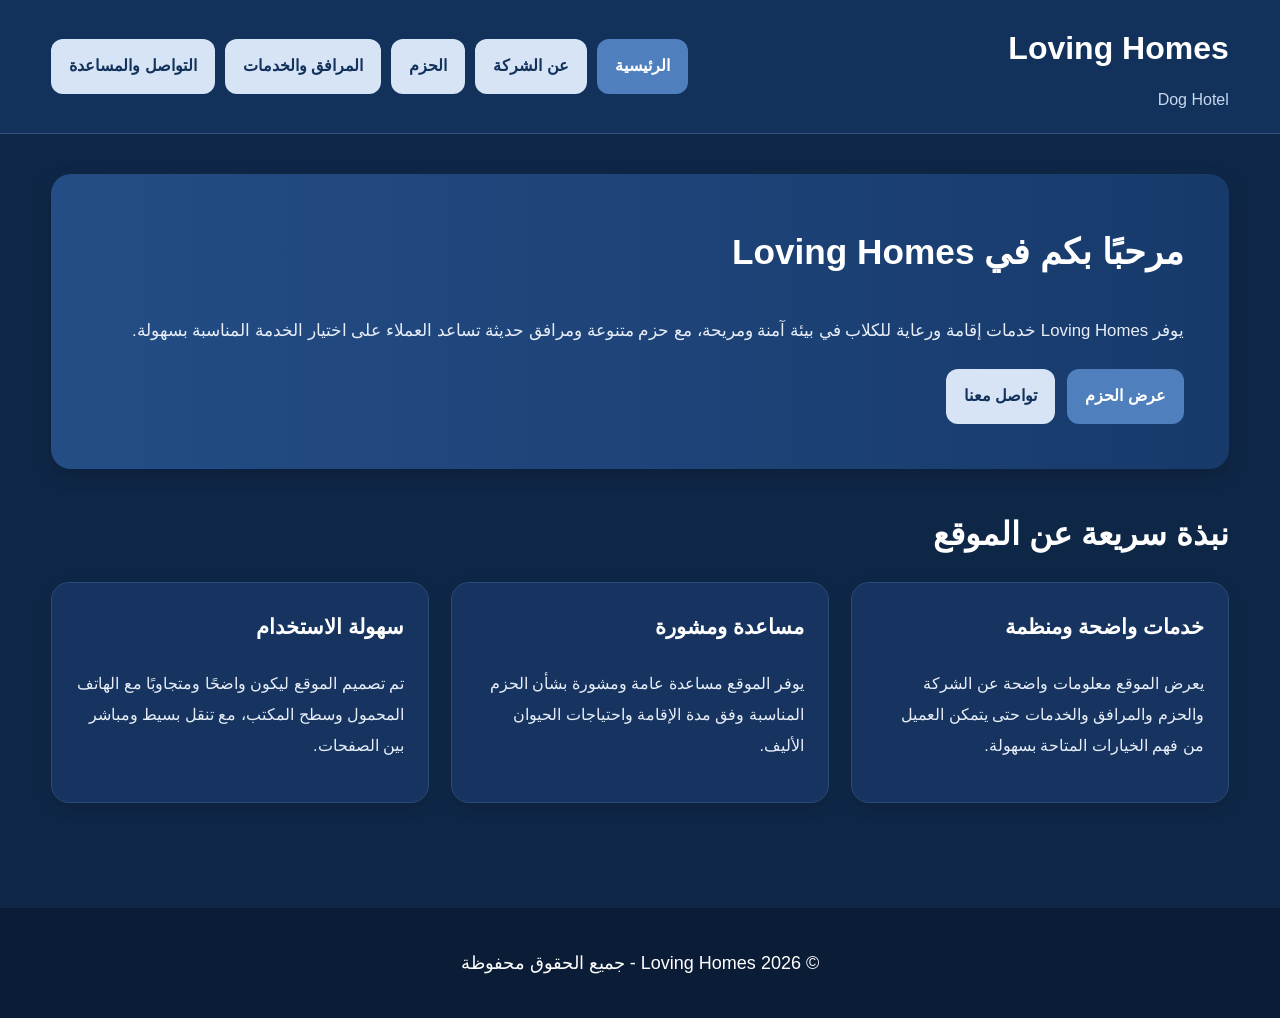
<file: index.html>
<!DOCTYPE html>
<html lang="ar" dir="rtl">
<head>
  <meta charset="UTF-8" />
  <meta name="viewport" content="width=device-width, initial-scale=1.0" />
  <meta name="description" content="الصفحة الرئيسية لموقع Loving Homes" />
  <title>Loving Homes - الصفحة الرئيسية</title>
  <link rel="stylesheet" href="style.css" />
</head>
<body>
  <header>
    <div class="container header-box">
      <div class="logo">
        <h1>Loving Homes</h1>
        <p>Dog Hotel</p>
      </div>

      <nav>
        <a class="nav-btn active" href="index.html">الرئيسية</a>
        <a class="nav-btn" href="about.html">عن الشركة</a>
        <a class="nav-btn" href="packages.html">الحزم</a>
        <a class="nav-btn" href="facilities.html">المرافق والخدمات</a>
        <a class="nav-btn" href="contact.html">التواصل والمساعدة</a>
      </nav>
    </div>
  </header>

  <main class="container">
    <section class="hero">
      <div class="hero-text">
        <h2>مرحبًا بكم في Loving Homes</h2>
        <p>
          يوفر Loving Homes خدمات إقامة ورعاية للكلاب في بيئة آمنة ومريحة،
          مع حزم متنوعة ومرافق حديثة تساعد العملاء على اختيار الخدمة المناسبة بسهولة.
        </p>

        <div class="hero-buttons">
          <a class="btn" href="packages.html">عرض الحزم</a>
          <a class="btn secondary" href="contact.html">تواصل معنا</a>
        </div>
      </div>
    </section>

    <section class="section-block">
      <h2>نبذة سريعة عن الموقع</h2>
      <div class="cards">
        <div class="card">
          <h3>خدمات واضحة ومنظمة</h3>
          <p>
            يعرض الموقع معلومات واضحة عن الشركة والحزم والمرافق والخدمات حتى
            يتمكن العميل من فهم الخيارات المتاحة بسهولة.
          </p>
        </div>

        <div class="card">
          <h3>مساعدة ومشورة</h3>
          <p>
            يوفر الموقع مساعدة عامة ومشورة بشأن الحزم المناسبة وفق مدة الإقامة
            واحتياجات الحيوان الأليف.
          </p>
        </div>

        <div class="card">
          <h3>سهولة الاستخدام</h3>
          <p>
            تم تصميم الموقع ليكون واضحًا ومتجاوبًا مع الهاتف المحمول وسطح المكتب،
            مع تنقل بسيط ومباشر بين الصفحات.
          </p>
        </div>
      </div>
    </section>
  </main>

  <footer>
    <div class="container">
      <p>© 2026 Loving Homes - جميع الحقوق محفوظة</p>
    </div>
  </footer>
</body>

</html>
</file>
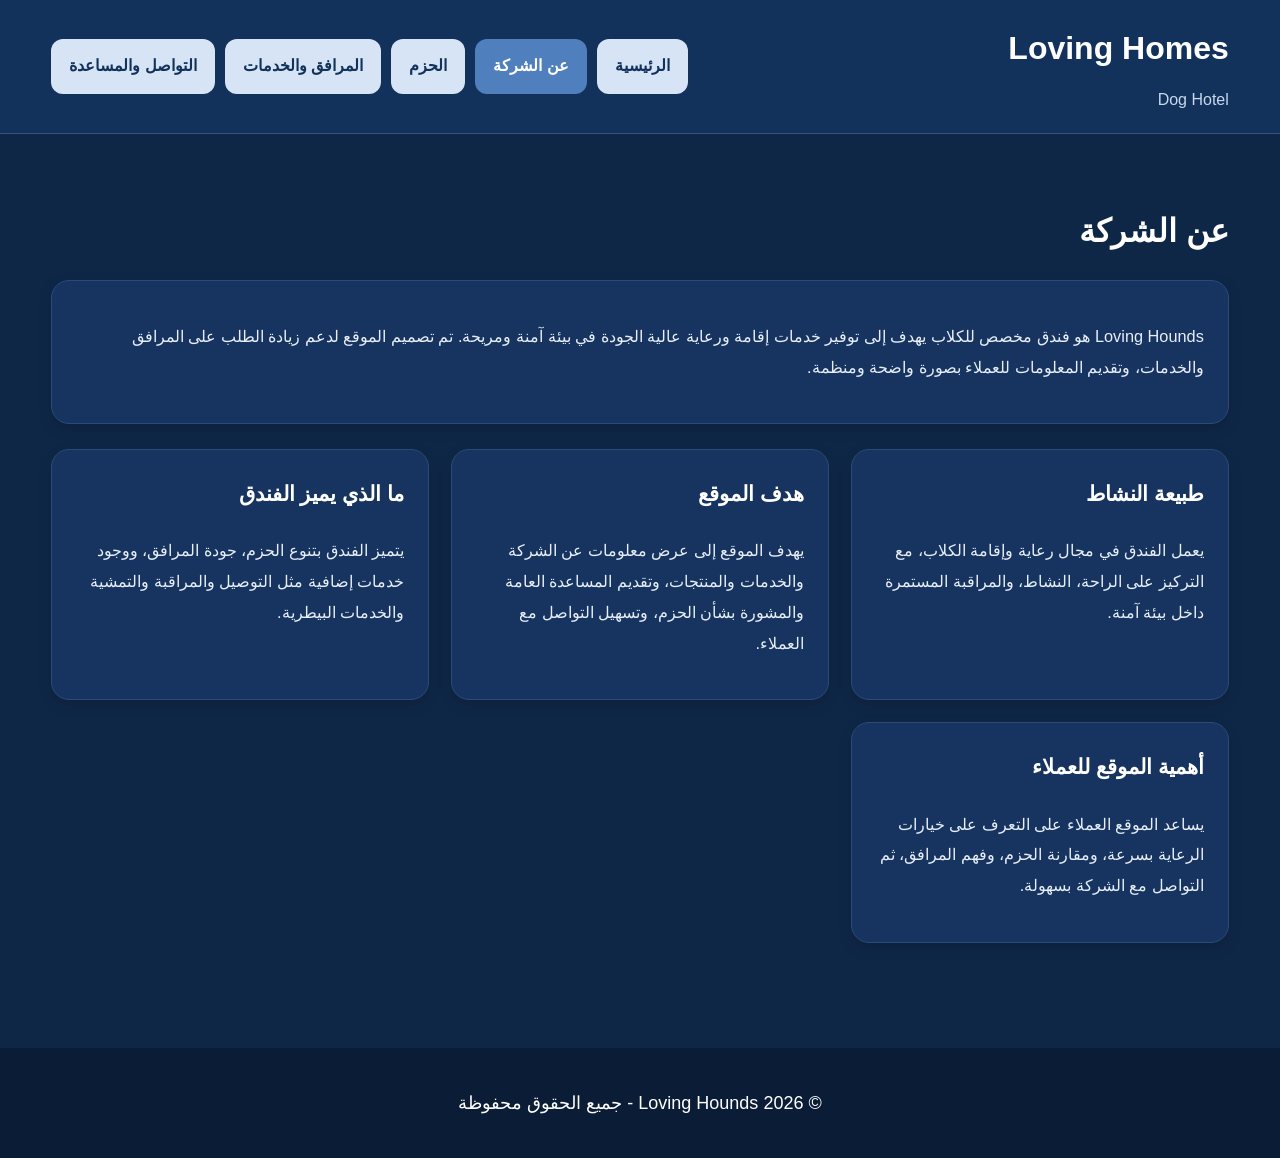
<file: about.html>
<!DOCTYPE html>
<html lang="ar" dir="rtl">
<head>
  <meta charset="UTF-8" />
  <meta name="viewport" content="width=device-width, initial-scale=1.0" />
  <meta name="description" content="عن شركة Loving Homes" />
  <title>Loving Homes - عن الشركة</title>
  <link rel="stylesheet" href="style.css" />
</head>
<body>
  <header>
    <div class="container header-box">
      <div class="logo">
        <h1>Loving Homes</h1>
        <p>Dog Hotel</p>
      </div>

      <nav>
        <a class="nav-btn" href="index.html">الرئيسية</a>
        <a class="nav-btn active" href="about.html">عن الشركة</a>
        <a class="nav-btn" href="packages.html">الحزم</a>
        <a class="nav-btn" href="facilities.html">المرافق والخدمات</a>
        <a class="nav-btn" href="contact.html">التواصل والمساعدة</a>
      </nav>
    </div>
  </header>

  <main class="container">
    <section class="section-block">
      <h2>عن الشركة</h2>

      <div class="card full-card">
        <p>
          Loving Hounds هو فندق مخصص للكلاب يهدف إلى توفير خدمات إقامة ورعاية
          عالية الجودة في بيئة آمنة ومريحة. تم تصميم الموقع لدعم زيادة الطلب على
          المرافق والخدمات، وتقديم المعلومات للعملاء بصورة واضحة ومنظمة.
        </p>
      </div>

      <div class="cards">
        <div class="card">
          <h3>طبيعة النشاط</h3>
          <p>
            يعمل الفندق في مجال رعاية وإقامة الكلاب، مع التركيز على الراحة،
            النشاط، والمراقبة المستمرة داخل بيئة آمنة.
          </p>
        </div>

        <div class="card">
          <h3>هدف الموقع</h3>
          <p>
            يهدف الموقع إلى عرض معلومات عن الشركة والخدمات والمنتجات، وتقديم
            المساعدة العامة والمشورة بشأن الحزم، وتسهيل التواصل مع العملاء.
          </p>
        </div>

        <div class="card">
          <h3>ما الذي يميز الفندق</h3>
          <p>
            يتميز الفندق بتنوع الحزم، جودة المرافق، ووجود خدمات إضافية مثل
            التوصيل والمراقبة والتمشية والخدمات البيطرية.
          </p>
        </div>

        <div class="card">
          <h3>أهمية الموقع للعملاء</h3>
          <p>
            يساعد الموقع العملاء على التعرف على خيارات الرعاية بسرعة، ومقارنة
            الحزم، وفهم المرافق، ثم التواصل مع الشركة بسهولة.
          </p>
        </div>
      </div>
    </section>
  </main>

  <footer>
    <div class="container">
      <p>© 2026 Loving Hounds - جميع الحقوق محفوظة</p>
    </div>
  </footer>
</body>

</html>
</file>
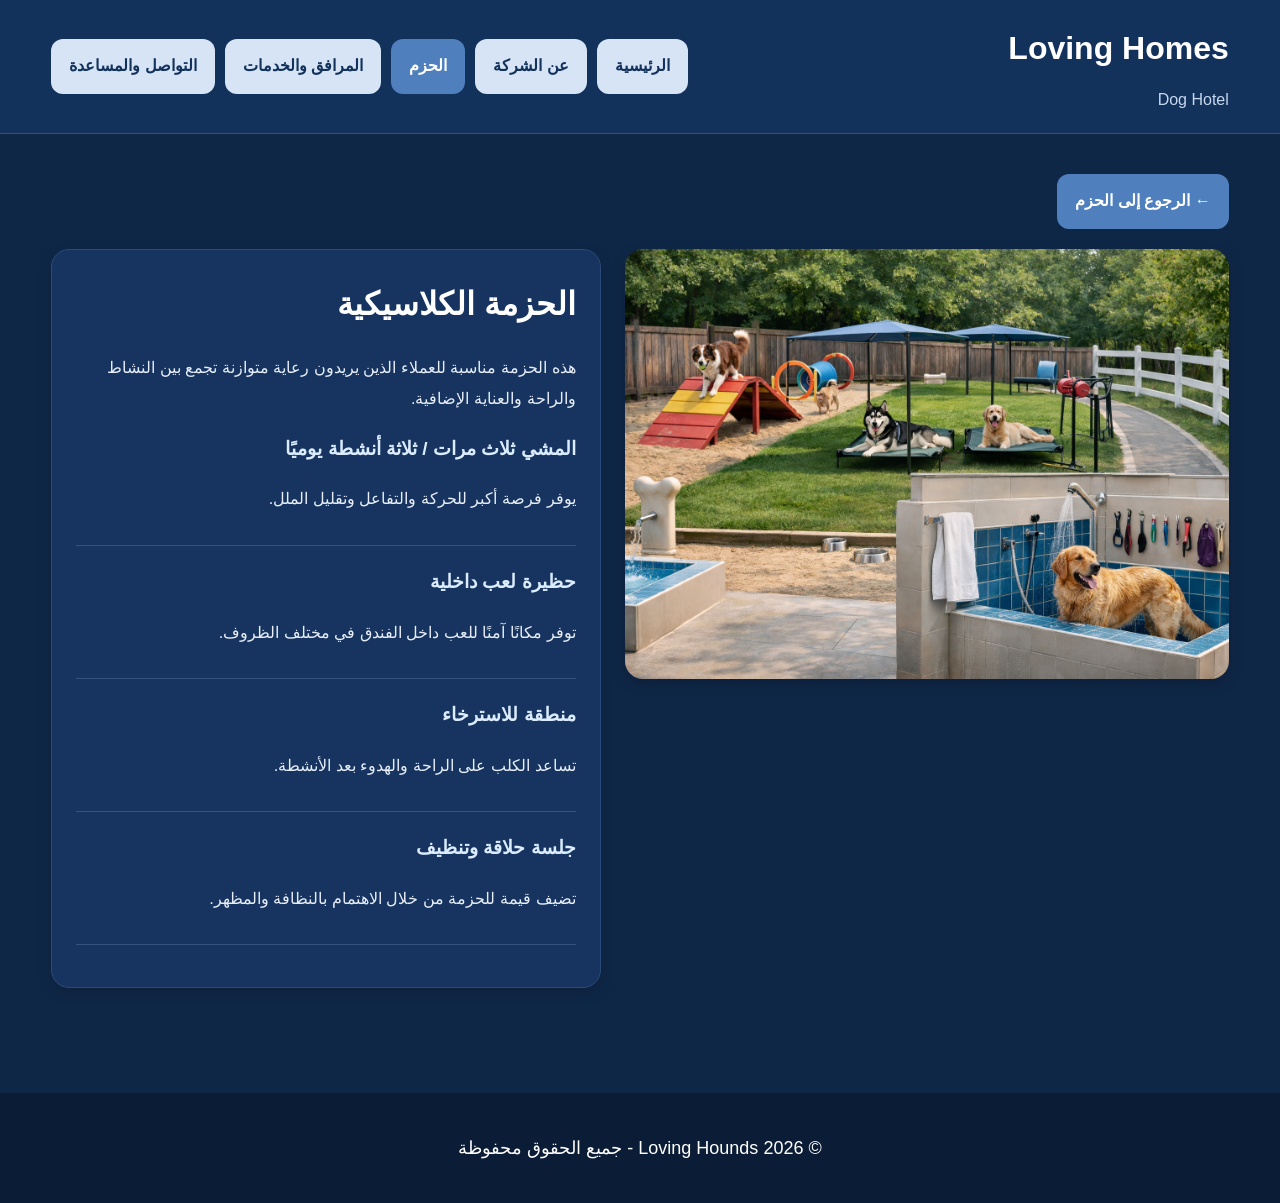
<file: classic-package.html>
<!DOCTYPE html>
<html lang="ar" dir="rtl">
<head>
  <meta charset="UTF-8" />
  <meta name="viewport" content="width=device-width, initial-scale=1.0" />
  <meta name="description" content="تفاصيل الحزمة الكلاسيكية" />
  <title>Loving Homes - الحزمة الكلاسيكية</title>
  <link rel="stylesheet" href="style.css" />
</head>
<body>
  <header>
    <div class="container header-box">
      <div class="logo">
        <h1>Loving Homes</h1>
        <p>Dog Hotel</p>
      </div>

      <nav>
        <a class="nav-btn" href="index.html">الرئيسية</a>
        <a class="nav-btn" href="about.html">عن الشركة</a>
        <a class="nav-btn active" href="packages.html">الحزم</a>
        <a class="nav-btn" href="facilities.html">المرافق والخدمات</a>
        <a class="nav-btn" href="contact.html">التواصل والمساعدة</a>
      </nav>
    </div>
  </header>

  <main class="container">
    <section class="section-block">
      <a class="back-btn" href="packages.html">← الرجوع إلى الحزم</a>

      <div class="detail-layout">
        <div class="detail-image-box">
          <img src="IM2.JPG.PNG" alt="صورة الحزمة الكلاسيكية" class="detail-image" />
        </div>

        <div class="card">
          <h2>الحزمة الكلاسيكية</h2>
          <p>
            هذه الحزمة مناسبة للعملاء الذين يريدون رعاية متوازنة تجمع بين
            النشاط والراحة والعناية الإضافية.
          </p>

          <div class="detail-item">
            <h3>المشي ثلاث مرات / ثلاثة أنشطة يوميًا</h3>
            <p>يوفر فرصة أكبر للحركة والتفاعل وتقليل الملل.</p>
          </div>

          <div class="detail-item">
            <h3>حظيرة لعب داخلية</h3>
            <p>توفر مكانًا آمنًا للعب داخل الفندق في مختلف الظروف.</p>
          </div>

          <div class="detail-item">
            <h3>منطقة للاسترخاء</h3>
            <p>تساعد الكلب على الراحة والهدوء بعد الأنشطة.</p>
          </div>

          <div class="detail-item">
            <h3>جلسة حلاقة وتنظيف</h3>
            <p>تضيف قيمة للحزمة من خلال الاهتمام بالنظافة والمظهر.</p>
          </div>
        </div>
      </div>
    </section>
  </main>

  <footer>
    <div class="container">
      <p>© 2026 Loving Hounds - جميع الحقوق محفوظة</p>
    </div>
  </footer>
</body>

</html>
</file>
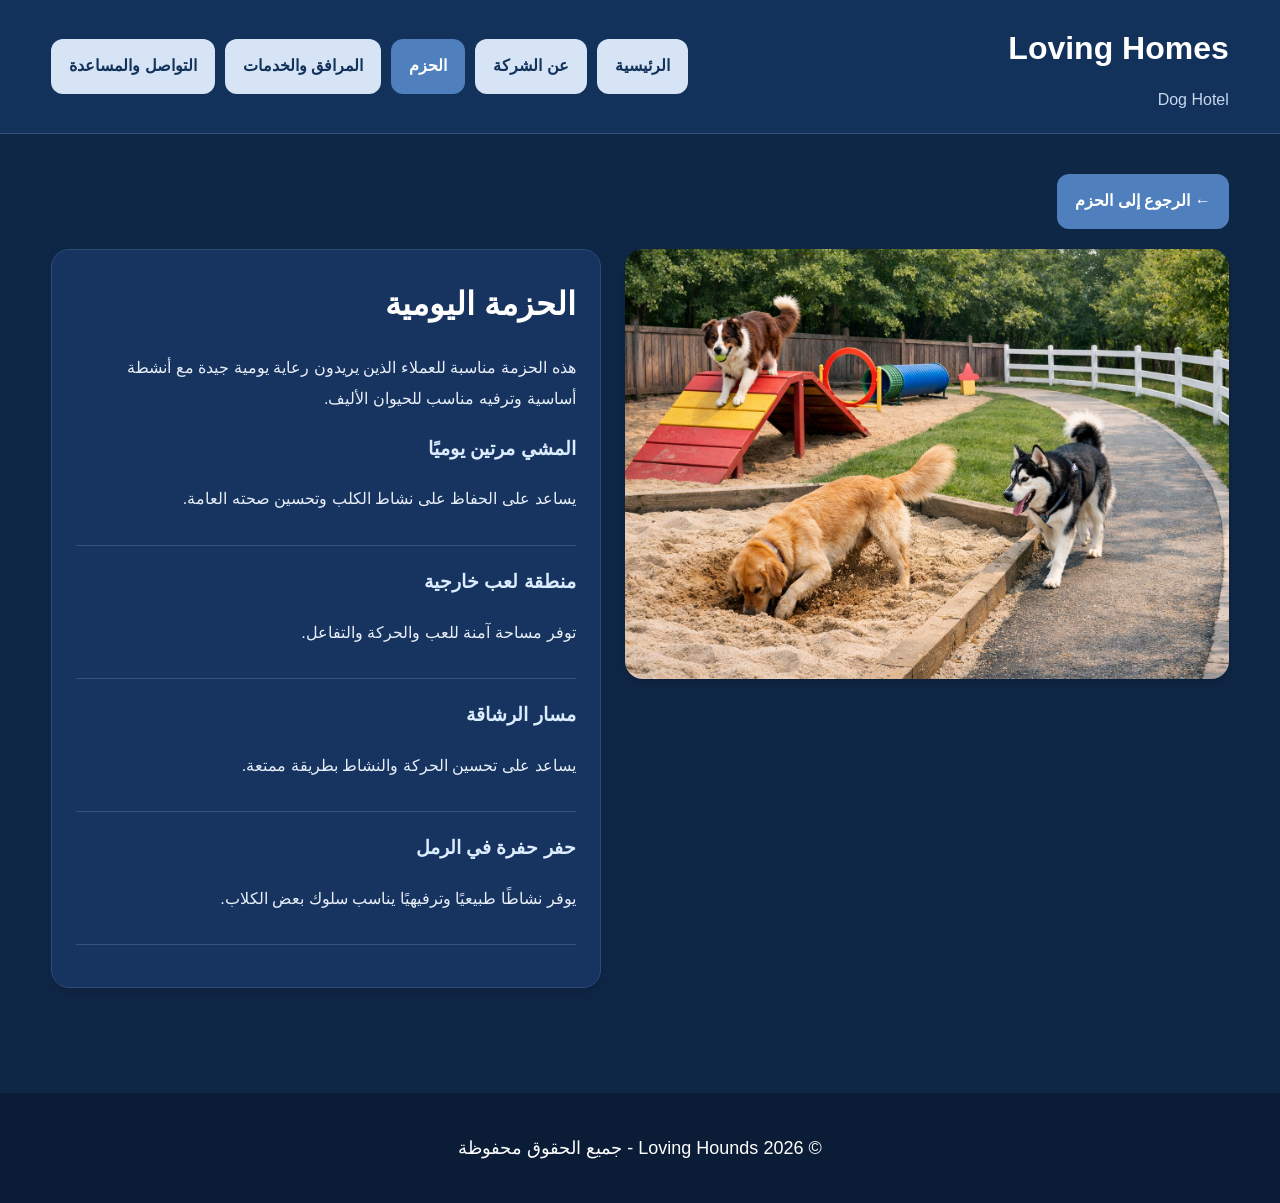
<file: daily-package.html>
<!DOCTYPE html>
<html lang="ar" dir="rtl">
<head>
  <meta charset="UTF-8" />
  <meta name="viewport" content="width=device-width, initial-scale=1.0" />
  <meta name="description" content="تفاصيل الحزمة اليومية" />
  <title>Loving Homes - الحزمة اليومية</title>
  <link rel="stylesheet" href="style.css" />
</head>
<body>
  <header>
    <div class="container header-box">
      <div class="logo">
        <h1>Loving Homes</h1>
        <p>Dog Hotel</p>
      </div>

      <nav>
        <a class="nav-btn" href="index.html">الرئيسية</a>
        <a class="nav-btn" href="about.html">عن الشركة</a>
        <a class="nav-btn active" href="packages.html">الحزم</a>
        <a class="nav-btn" href="facilities.html">المرافق والخدمات</a>
        <a class="nav-btn" href="contact.html">التواصل والمساعدة</a>
      </nav>
    </div>
  </header>

  <main class="container">
    <section class="section-block">
      <a class="back-btn" href="packages.html">← الرجوع إلى الحزم</a>

      <div class="detail-layout">
        <div class="detail-image-box">
          <img src="im1.JPG.PNG" alt="صورة الحزمة اليومية" class="detail-image" />
        </div>

        <div class="card">
          <h2>الحزمة اليومية</h2>
          <p>
            هذه الحزمة مناسبة للعملاء الذين يريدون رعاية يومية جيدة مع أنشطة
            أساسية وترفيه مناسب للحيوان الأليف.
          </p>

          <div class="detail-item">
            <h3>المشي مرتين يوميًا</h3>
            <p>يساعد على الحفاظ على نشاط الكلب وتحسين صحته العامة.</p>
          </div>

          <div class="detail-item">
            <h3>منطقة لعب خارجية</h3>
            <p>توفر مساحة آمنة للعب والحركة والتفاعل.</p>
          </div>

          <div class="detail-item">
            <h3>مسار الرشاقة</h3>
            <p>يساعد على تحسين الحركة والنشاط بطريقة ممتعة.</p>
          </div>

          <div class="detail-item">
            <h3>حفر حفرة في الرمل</h3>
            <p>يوفر نشاطًا طبيعيًا وترفيهيًا يناسب سلوك بعض الكلاب.</p>
          </div>
        </div>
      </div>
    </section>
  </main>

  <footer>
    <div class="container">
      <p>© 2026 Loving Hounds - جميع الحقوق محفوظة</p>
    </div>
  </footer>
</body>

</html>
</file>
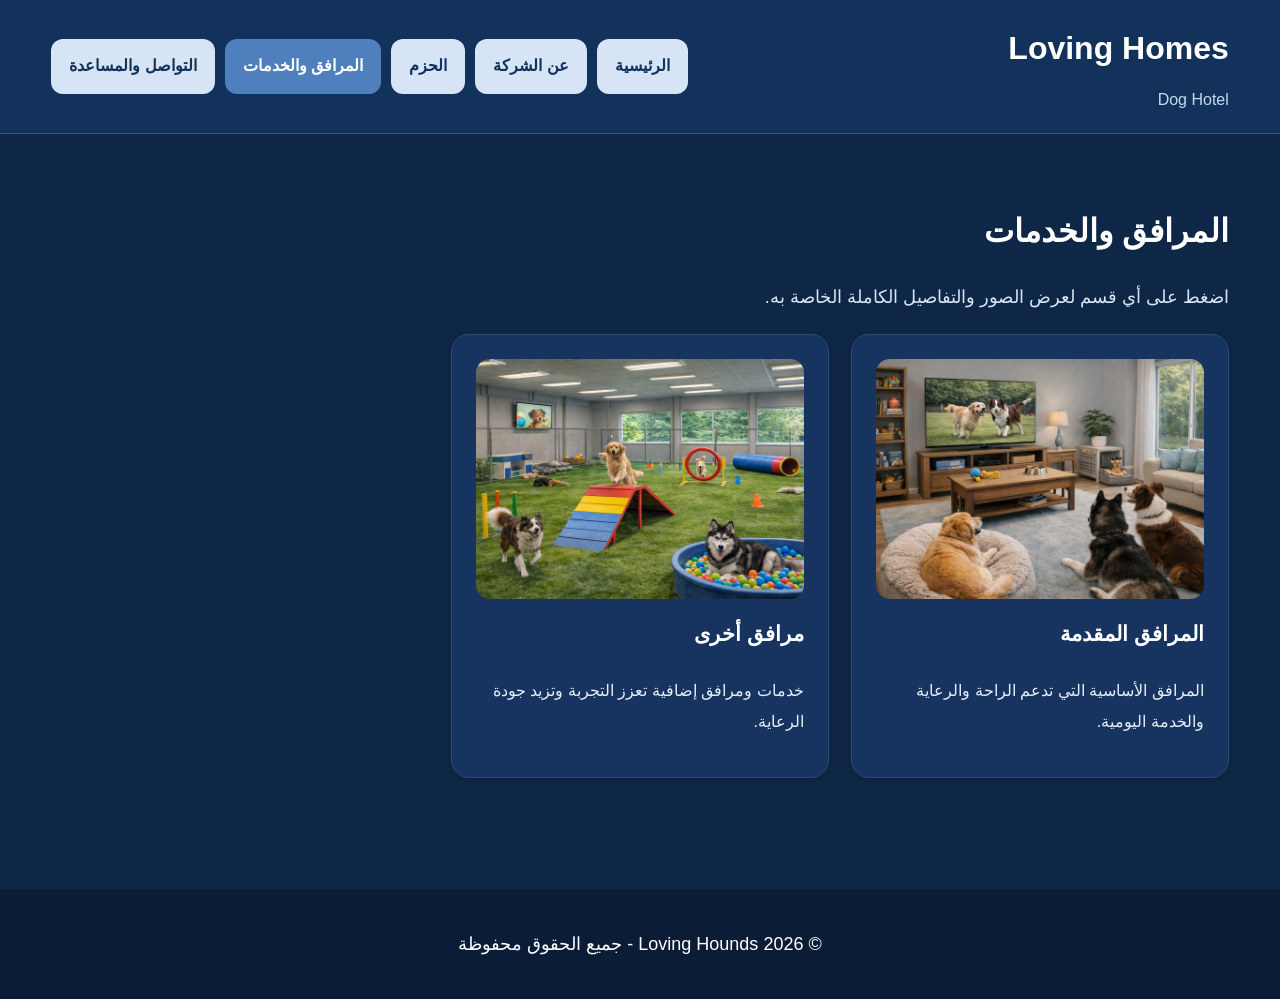
<file: facilities.html>
<!DOCTYPE html>
<html lang="ar" dir="rtl">
<head>
  <meta charset="UTF-8" />
  <meta name="viewport" content="width=device-width, initial-scale=1.0" />
  <meta name="description" content="المرافق والخدمات في Loving Homes" />
  <title>Loving Homes - المرافق والخدمات</title>
  <link rel="stylesheet" href="style.css" />
</head>
<body>
  <header>
    <div class="container header-box">
      <div class="logo">
        <h1>Loving Homes</h1>
        <p>Dog Hotel</p>
      </div>

      <nav>
        <a class="nav-btn" href="index.html">الرئيسية</a>
        <a class="nav-btn" href="about.html">عن الشركة</a>
        <a class="nav-btn" href="packages.html">الحزم</a>
        <a class="nav-btn active" href="facilities.html">المرافق والخدمات</a>
        <a class="nav-btn" href="contact.html">التواصل والمساعدة</a>
      </nav>
    </div>
  </header>

  <main class="container">
    <section class="section-block">
      <h2>المرافق والخدمات</h2>
      <p class="section-intro">
        اضغط على أي قسم لعرض الصور والتفاصيل الكاملة الخاصة به.
      </p>

      <div class="cards">
        <a class="card clickable-card" href="main-facilities.html">
          <img src="IME.JPG (2).PNG" alt="صورة المرافق المقدمة" class="card-image" />
          <h3>المرافق المقدمة</h3>
          <p>المرافق الأساسية التي تدعم الراحة والرعاية والخدمة اليومية.</p>
        </a>

        <a class="card clickable-card" href="other-facilities.html">
          <img src="IMEG.JPG.PNG" alt="صورة المرافق الأخرى" class="card-image" />
          <h3>مرافق أخرى</h3>
          <p>خدمات ومرافق إضافية تعزز التجربة وتزيد جودة الرعاية.</p>
        </a>
      </div>
    </section>
  </main>

  <footer>
    <div class="container">
      <p>© 2026 Loving Hounds - جميع الحقوق محفوظة</p>
    </div>
  </footer>
</body>

</html>
</file>
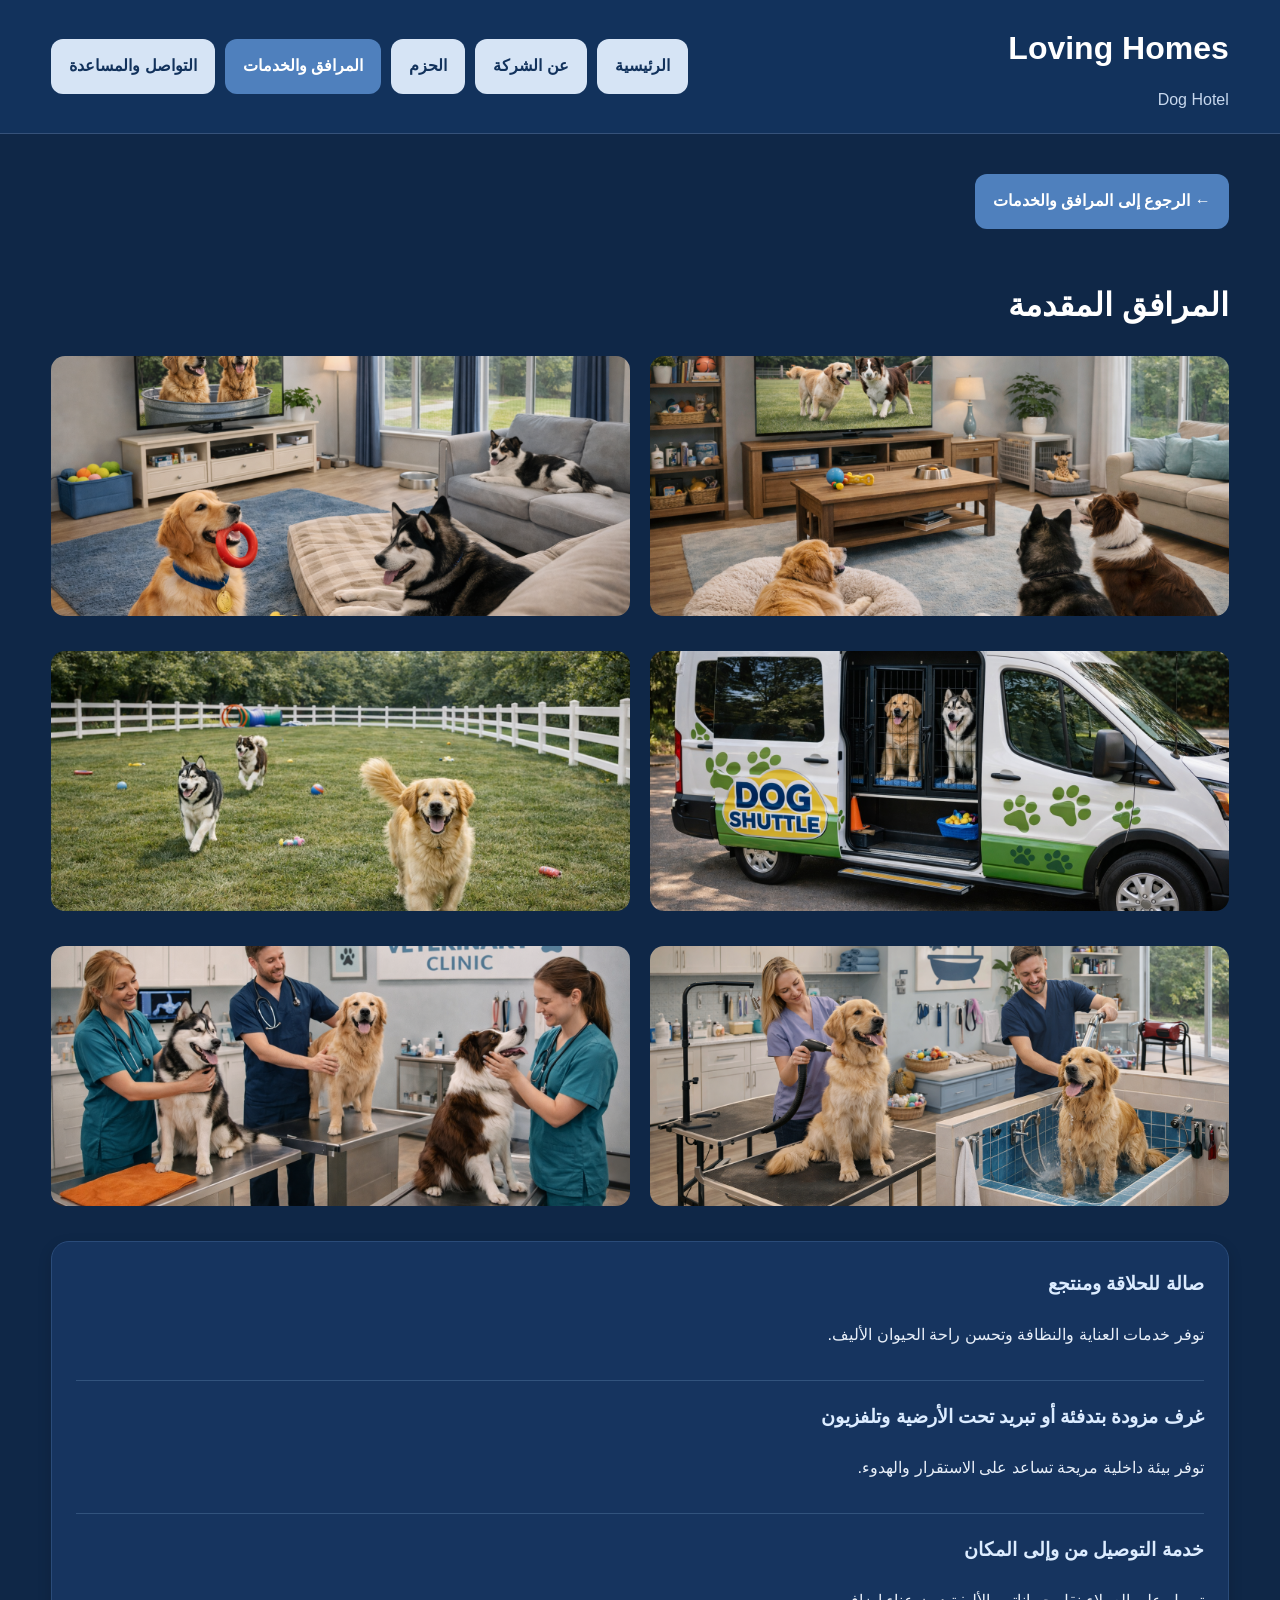
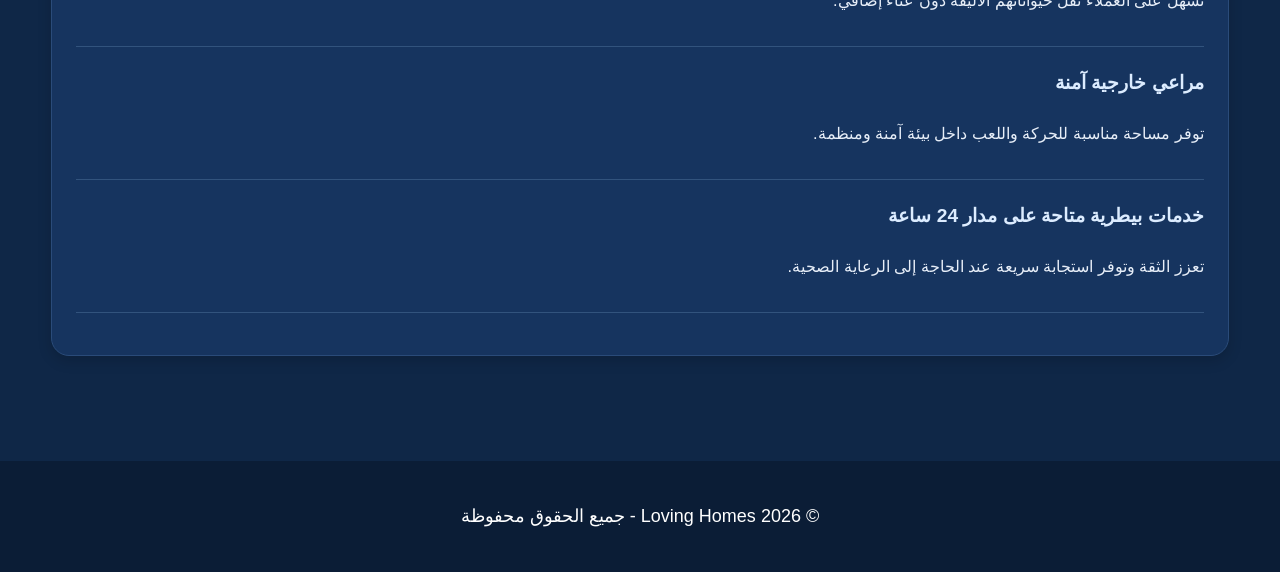
<file: main-facilities.html>
<!DOCTYPE html>
<html lang="ar" dir="rtl">
<head>
  <meta charset="UTF-8" />
  <meta name="viewport" content="width=device-width, initial-scale=1.0" />
  <meta name="description" content="تفاصيل المرافق المقدمة" />
  <title>Loving Homes - المرافق المقدمة</title>
  <link rel="stylesheet" href="style.css" />
</head>
<body>
  <header>
    <div class="container header-box">
      <div class="logo">
        <h1>Loving Homes</h1>
        <p>Dog Hotel</p>
      </div>

      <nav>
        <a class="nav-btn" href="index.html">الرئيسية</a>
        <a class="nav-btn" href="about.html">عن الشركة</a>
        <a class="nav-btn" href="packages.html">الحزم</a>
        <a class="nav-btn active" href="facilities.html">المرافق والخدمات</a>
        <a class="nav-btn" href="contact.html">التواصل والمساعدة</a>
      </nav>
    </div>
  </header>

  <main class="container">
    <section class="section-block">
      <a class="back-btn" href="facilities.html">← الرجوع إلى المرافق والخدمات</a>

      <h2>المرافق المقدمة</h2>

      <div class="image-gallery four-images">
        <img src="IME.JPG (2).PNG" alt="صورة المرافق المقدمة الأولى" class="gallery-image" />
        <img src="IME3.JPG.PNG" alt="صورة المرافق المقدمة الثالثة" class="gallery-image" />
        <img src="IME4.JPG.PNG" alt="صورة المرافق المقدمة الرابعة" class="gallery-image" />
        <img src="IME5.JPG.PNG" alt="صورة المرافق المقدمة الخامسة" class="gallery-image" />
        <img src="IME6.JPG.PNG" alt="صورة المرافق المقدمة السادسة" class="gallery-image" />
        <img src="IME7.GPJ.PNG" alt="صورة المرافق المقدمة السابعة" class="gallery-image" />
      </div>

      <div class="card full-card">
        <div class="detail-item">
          <h3>صالة للحلاقة ومنتجع</h3>
          <p>توفر خدمات العناية والنظافة وتحسن راحة الحيوان الأليف.</p>
        </div>

        <div class="detail-item">
          <h3>غرف مزودة بتدفئة أو تبريد تحت الأرضية وتلفزيون</h3>
          <p>توفر بيئة داخلية مريحة تساعد على الاستقرار والهدوء.</p>
        </div>

        <div class="detail-item">
          <h3>خدمة التوصيل من وإلى المكان</h3>
          <p>تسهل على العملاء نقل حيواناتهم الأليفة دون عناء إضافي.</p>
        </div>

        <div class="detail-item">
          <h3>مراعي خارجية آمنة</h3>
          <p>توفر مساحة مناسبة للحركة واللعب داخل بيئة آمنة ومنظمة.</p>
        </div>

        <div class="detail-item">
          <h3>خدمات بيطرية متاحة على مدار 24 ساعة</h3>
          <p>تعزز الثقة وتوفر استجابة سريعة عند الحاجة إلى الرعاية الصحية.</p>
        </div>
      </div>
    </section>
  </main>

  <footer>
    <div class="container">
      <p>© 2026 Loving Homes - جميع الحقوق محفوظة</p>
    </div>
  </footer>
</body>

</html>
</file>
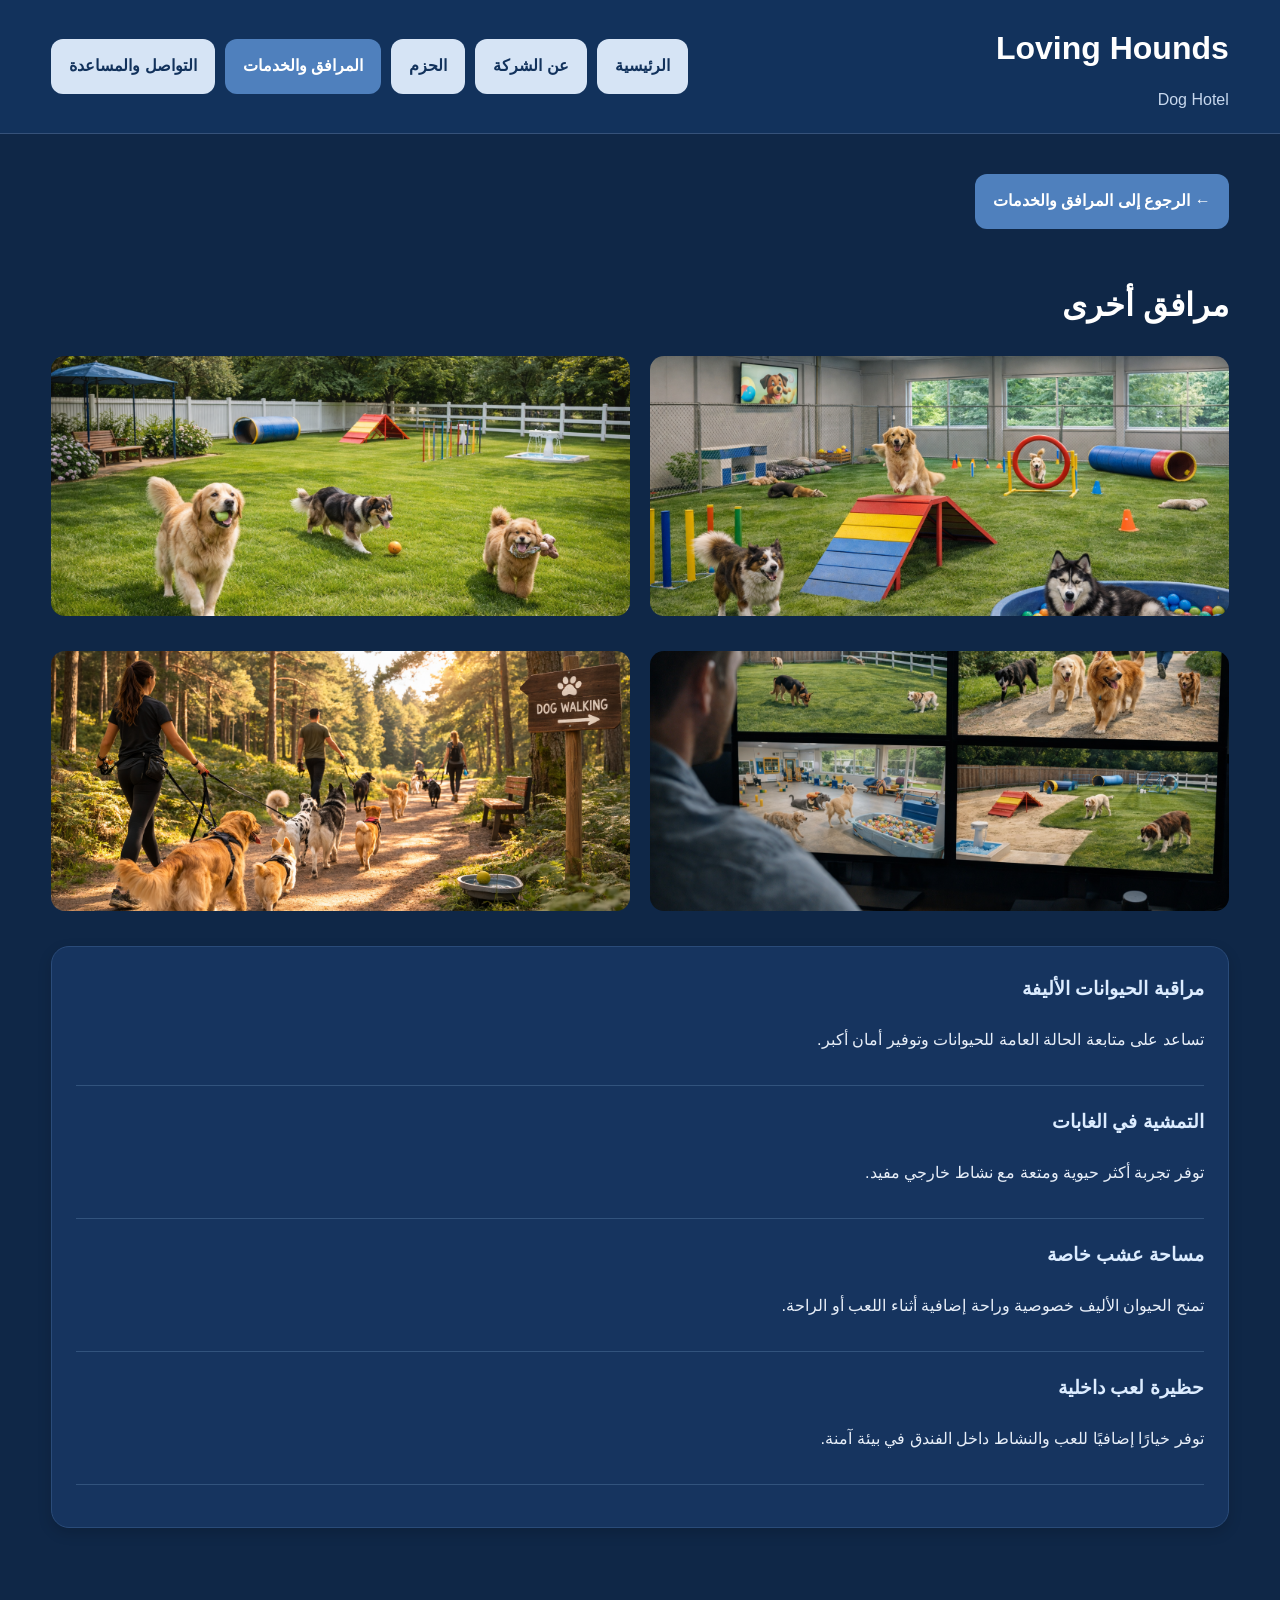
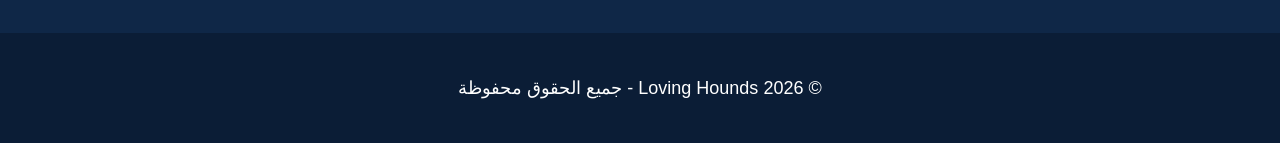
<file: other-facilities.html>
<!DOCTYPE html>
<html lang="ar" dir="rtl">
<head>
  <meta charset="UTF-8" />
  <meta name="viewport" content="width=device-width, initial-scale=1.0" />
  <meta name="description" content="تفاصيل المرافق الأخرى" />
  <title>Loving Hounds - مرافق أخرى</title>
  <link rel="stylesheet" href="style.css" />
</head>
<body>
  <header>
    <div class="container header-box">
      <div class="logo">
        <h1>Loving Hounds</h1>
        <p>Dog Hotel</p>
      </div>

      <nav>
        <a class="nav-btn" href="index.html">الرئيسية</a>
        <a class="nav-btn" href="about.html">عن الشركة</a>
        <a class="nav-btn" href="packages.html">الحزم</a>
        <a class="nav-btn active" href="facilities.html">المرافق والخدمات</a>
        <a class="nav-btn" href="contact.html">التواصل والمساعدة</a>
      </nav>
    </div>
  </header>

  <main class="container">
    <section class="section-block">
      <a class="back-btn" href="facilities.html">← الرجوع إلى المرافق والخدمات</a>

      <h2>مرافق أخرى</h2>

      <div class="image-gallery four-images">
        <img src="IMEG.JPG.PNG" alt="صورة المرافق الأخرى الأولى" class="gallery-image" />
        <img src="IMEG3.JPG.PNG" alt="صورة المرافق الأخرى الثانية" class="gallery-image" />
        <img src="IMEG4.JPG.PNG" alt="صورة المرافق الأخرى الثالثة" class="gallery-image" />
        <img src="IMEG5.JPG.PNG" alt="صورة المرافق الأخرى الرابعة" class="gallery-image" />
      </div>

      <div class="card full-card">
        <div class="detail-item">
          <h3>مراقبة الحيوانات الأليفة</h3>
          <p>تساعد على متابعة الحالة العامة للحيوانات وتوفير أمان أكبر.</p>
        </div>

        <div class="detail-item">
          <h3>التمشية في الغابات</h3>
          <p>توفر تجربة أكثر حيوية ومتعة مع نشاط خارجي مفيد.</p>
        </div>

        <div class="detail-item">
          <h3>مساحة عشب خاصة</h3>
          <p>تمنح الحيوان الأليف خصوصية وراحة إضافية أثناء اللعب أو الراحة.</p>
        </div>

        <div class="detail-item">
          <h3>حظيرة لعب داخلية</h3>
          <p>توفر خيارًا إضافيًا للعب والنشاط داخل الفندق في بيئة آمنة.</p>
        </div>
      </div>
    </section>
  </main>

  <footer>
    <div class="container">
      <p>© 2026 Loving Hounds - جميع الحقوق محفوظة</p>
    </div>
  </footer>
</body>

</html>
</file>
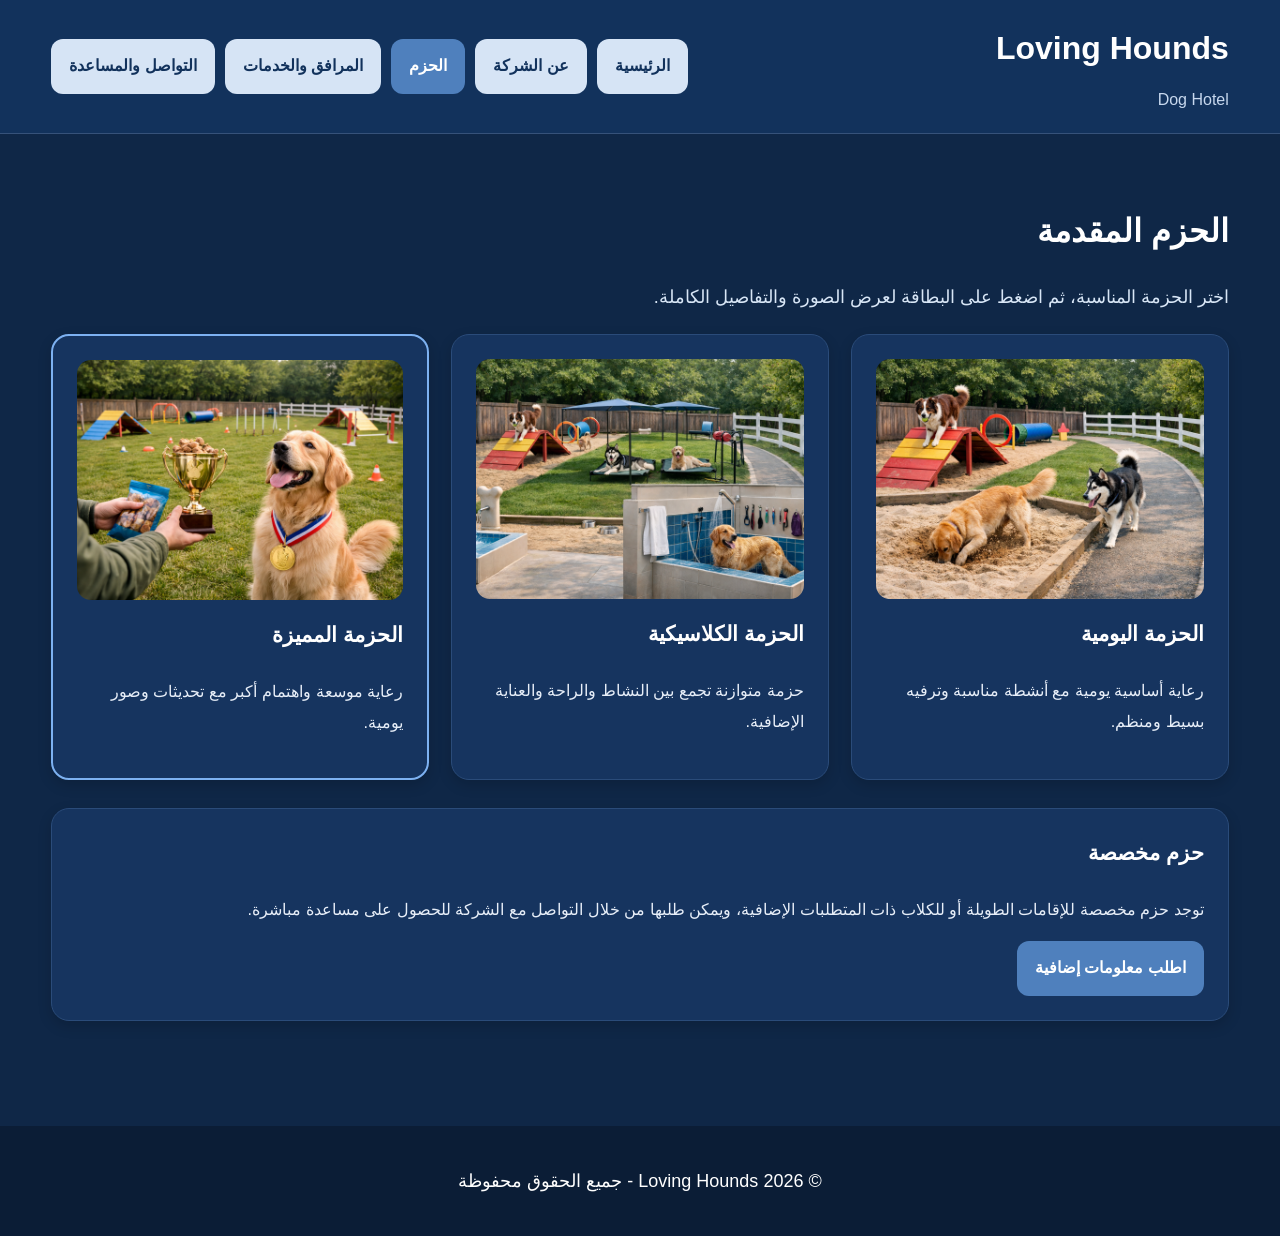
<file: packages.html>
<!DOCTYPE html>
<html lang="ar" dir="rtl">
<head>
  <meta charset="UTF-8" />
  <meta name="viewport" content="width=device-width, initial-scale=1.0" />
  <meta name="description" content="الحزم المقدمة في Loving Hounds" />
  <title>Loving Hounds - الحزم</title>
  <link rel="stylesheet" href="style.css" />
</head>
<body>
  <header>
    <div class="container header-box">
      <div class="logo">
        <h1>Loving Hounds</h1>
        <p>Dog Hotel</p>
      </div>

      <nav>
        <a class="nav-btn" href="index.html">الرئيسية</a>
        <a class="nav-btn" href="about.html">عن الشركة</a>
        <a class="nav-btn active" href="packages.html">الحزم</a>
        <a class="nav-btn" href="facilities.html">المرافق والخدمات</a>
        <a class="nav-btn" href="contact.html">التواصل والمساعدة</a>
      </nav>
    </div>
  </header>

  <main class="container">
    <section class="section-block">
      <h2>الحزم المقدمة</h2>
      <p class="section-intro">
        اختر الحزمة المناسبة، ثم اضغط على البطاقة لعرض الصورة والتفاصيل الكاملة.
      </p>

      <div class="cards">
        <a class="card clickable-card" href="daily-package.html">
          <img src="im1.JPG.PNG" alt="صورة الحزمة اليومية" class="card-image" />
          <h3>الحزمة اليومية</h3>
          <p>رعاية أساسية يومية مع أنشطة مناسبة وترفيه بسيط ومنظم.</p>
        </a>

        <a class="card clickable-card" href="classic-package.html">
          <img src="IM2.JPG.PNG" alt="صورة الحزمة الكلاسيكية" class="card-image" />
          <h3>الحزمة الكلاسيكية</h3>
          <p>حزمة متوازنة تجمع بين النشاط والراحة والعناية الإضافية.</p>
        </a>

        <a class="card clickable-card featured" href="premium-package.html">
          <img src="IM3.JPG.PNG" alt="صورة الحزمة المميزة" class="card-image" />
          <h3>الحزمة المميزة</h3>
          <p>رعاية موسعة واهتمام أكبر مع تحديثات وصور يومية.</p>
        </a>
      </div>

      <div class="card full-card">
        <h3>حزم مخصصة</h3>
        <p>
          توجد حزم مخصصة للإقامات الطويلة أو للكلاب ذات المتطلبات الإضافية،
          ويمكن طلبها من خلال التواصل مع الشركة للحصول على مساعدة مباشرة.
        </p>
        <a class="btn" href="contact.html">اطلب معلومات إضافية</a>
      </div>
    </section>
  </main>

  <footer>
    <div class="container">
      <p>© 2026 Loving Hounds - جميع الحقوق محفوظة</p>
    </div>
  </footer>
</body>

</html>
</file>
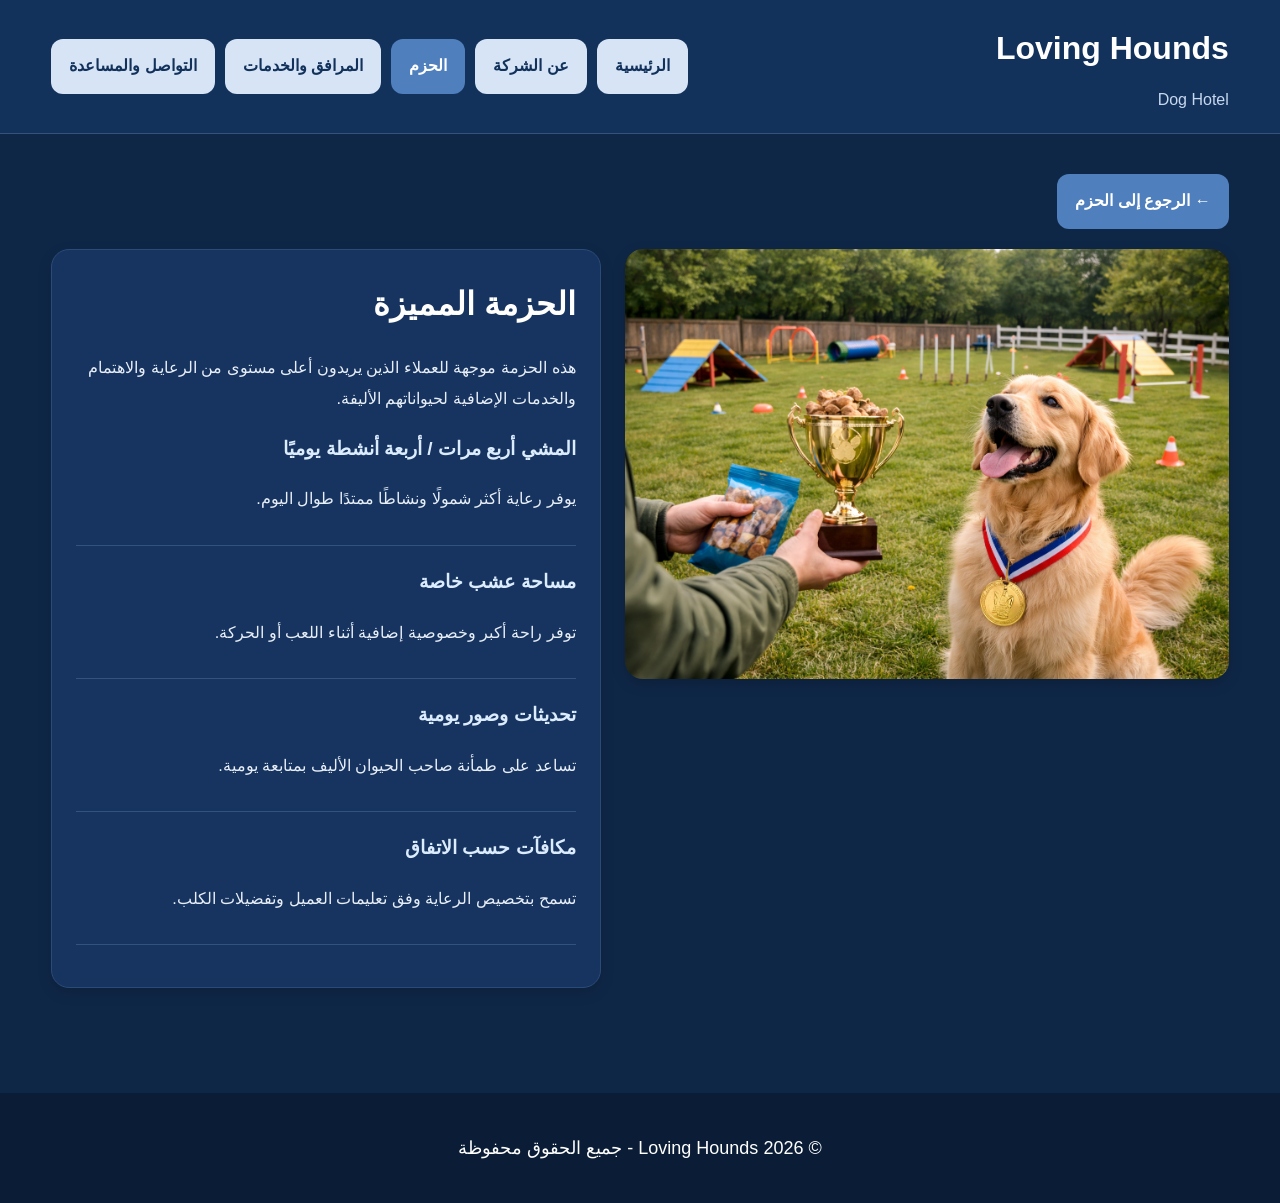
<file: premium-package.html>
<!DOCTYPE html>
<html lang="ar" dir="rtl">
<head>
  <meta charset="UTF-8" />
  <meta name="viewport" content="width=device-width, initial-scale=1.0" />
  <meta name="description" content="تفاصيل الحزمة المميزة" />
  <title>Loving Hounds - الحزمة المميزة</title>
  <link rel="stylesheet" href="style.css" />
</head>
<body>
  <header>
    <div class="container header-box">
      <div class="logo">
        <h1>Loving Hounds</h1>
        <p>Dog Hotel</p>
      </div>

      <nav>
        <a class="nav-btn" href="index.html">الرئيسية</a>
        <a class="nav-btn" href="about.html">عن الشركة</a>
        <a class="nav-btn active" href="packages.html">الحزم</a>
        <a class="nav-btn" href="facilities.html">المرافق والخدمات</a>
        <a class="nav-btn" href="contact.html">التواصل والمساعدة</a>
      </nav>
    </div>
  </header>

  <main class="container">
    <section class="section-block">
      <a class="back-btn" href="packages.html">← الرجوع إلى الحزم</a>

      <div class="detail-layout">
        <div class="detail-image-box">
          <img src="IM3.JPG.PNG" alt="صورة الحزمة المميزة" class="detail-image" />
        </div>

        <div class="card">
          <h2>الحزمة المميزة</h2>
          <p>
            هذه الحزمة موجهة للعملاء الذين يريدون أعلى مستوى من الرعاية
            والاهتمام والخدمات الإضافية لحيواناتهم الأليفة.
          </p>

          <div class="detail-item">
            <h3>المشي أربع مرات / أربعة أنشطة يوميًا</h3>
            <p>يوفر رعاية أكثر شمولًا ونشاطًا ممتدًا طوال اليوم.</p>
          </div>

          <div class="detail-item">
            <h3>مساحة عشب خاصة</h3>
            <p>توفر راحة أكبر وخصوصية إضافية أثناء اللعب أو الحركة.</p>
          </div>

          <div class="detail-item">
            <h3>تحديثات وصور يومية</h3>
            <p>تساعد على طمأنة صاحب الحيوان الأليف بمتابعة يومية.</p>
          </div>

          <div class="detail-item">
            <h3>مكافآت حسب الاتفاق</h3>
            <p>تسمح بتخصيص الرعاية وفق تعليمات العميل وتفضيلات الكلب.</p>
          </div>
        </div>
      </div>
    </section>
  </main>

  <footer>
    <div class="container">
      <p>© 2026 Loving Hounds - جميع الحقوق محفوظة</p>
    </div>
  </footer>
</body>

</html>
</file>
<file: style.css>
* {
  box-sizing: border-box;
}

html {
  scroll-behavior: smooth;
}

body {
  margin: 0;
  font-family: Tahoma, Arial, sans-serif;
  background-color: #0f2747;
  color: #f4f7fb;
  direction: rtl;
  line-height: 1.9;
  font-size: 18px;
}

img {
  max-width: 100%;
  display: block;
}

a {
  text-decoration: none;
  color: inherit;
}

.container {
  width: 92%;
  max-width: 1200px;
  margin: auto;
}

/* Header */
header {
  background-color: #12325c;
  border-bottom: 1px solid #36527a;
  position: sticky;
  top: 0;
  z-index: 1000;
}

.header-box {
  display: flex;
  justify-content: space-between;
  align-items: center;
  gap: 20px;
  padding: 18px 0;
  flex-wrap: wrap;
}

.logo h1 {
  margin: 0;
  color: #ffffff;
  font-size: 2rem;
}

.logo p {
  margin: 6px 0 0;
  color: #c7d8ee;
  font-size: 1rem;
}

nav {
  display: flex;
  flex-wrap: wrap;
  gap: 10px;
}

.nav-btn {
  background-color: #d6e4f5;
  color: #12325c;
  padding: 12px 18px;
  border-radius: 12px;
  font-weight: bold;
  font-size: 1rem;
  display: inline-block;
  transition: 0.3s ease;
}

.nav-btn:hover,
.nav-btn.active {
  background-color: #4f80bd;
  color: #ffffff;
}

/* Main */
main {
  padding: 40px 0;
  min-height: 80vh;
}

.section-block {
  margin-bottom: 30px;
}

.section-block h2 {
  font-size: 2rem;
  margin-bottom: 18px;
  color: #ffffff;
}

.section-intro {
  margin-bottom: 20px;
  color: #d8e6f6;
}

/* Hero */
.hero {
  background: linear-gradient(to left, #173a6b, #244d86);
  padding: 45px;
  border-radius: 20px;
  margin-bottom: 35px;
  box-shadow: 0 6px 18px rgba(0, 0, 0, 0.2);
}

.hero-text h2 {
  margin-top: 0;
  color: #ffffff;
  font-size: 2.2rem;
}

.hero-text p {
  font-size: 1.05rem;
  color: #e7eef8;
}

.hero-buttons {
  margin-top: 22px;
  display: flex;
  gap: 12px;
  flex-wrap: wrap;
}

/* Buttons */
.btn,
.back-btn {
  background-color: #4f80bd;
  color: #ffffff;
  padding: 12px 18px;
  border-radius: 12px;
  font-weight: bold;
  font-size: 1rem;
  display: inline-block;
  transition: 0.3s ease;
  border: none;
  cursor: pointer;
}

.btn:hover,
.back-btn:hover {
  background-color: #3f6ca4;
}

.btn.secondary {
  background-color: #d6e4f5;
  color: #12325c;
}

.btn.secondary:hover {
  background-color: #bdd3eb;
}

.back-btn {
  margin-bottom: 20px;
}

/* Cards */
.cards {
  display: grid;
  grid-template-columns: repeat(3, 1fr);
  gap: 22px;
  margin-bottom: 28px;
}

.card {
  background-color: #16345f;
  padding: 24px;
  border-radius: 18px;
  box-shadow: 0 5px 14px rgba(0, 0, 0, 0.16);
  border: 1px solid #2a4b79;
}

.card h3,
.card h2 {
  margin-top: 0;
  color: #ffffff;
}

.card p,
.card li {
  color: #e7eef8;
  font-size: 1.02rem;
}

.full-card {
  margin-bottom: 25px;
}

.featured {
  border: 2px solid #7db1f1;
}

/* Clickable cards */
.clickable-card {
  cursor: pointer;
  transition: transform 0.3s ease, box-shadow 0.3s ease;
}

.clickable-card:hover {
  transform: translateY(-6px);
  box-shadow: 0 10px 22px rgba(0, 0, 0, 0.22);
}

/* Images */
.card-image,
.detail-image,
.gallery-image {
  width: 100%;
  border-radius: 14px;
  margin-bottom: 15px;
  object-fit: cover;
}

.card-image {
  height: 240px;
}

.detail-image {
  height: 420px;
}

.gallery-image {
  height: 260px;
}

/* Detail layout */
.detail-layout {
  display: grid;
  grid-template-columns: 1.1fr 1fr;
  gap: 24px;
  align-items: start;
}

.detail-image-box img {
  width: 100%;
  border-radius: 18px;
  height: 430px;
  object-fit: cover;
  box-shadow: 0 5px 14px rgba(0, 0, 0, 0.2);
}

.detail-item {
  margin-bottom: 18px;
  padding-bottom: 14px;
  border-bottom: 1px solid #32537d;
}

.detail-item h3 {
  margin-bottom: 8px;
  color: #dcecff;
  font-size: 1.2rem;
}

/* Gallery */
.image-gallery {
  display: grid;
  gap: 20px;
  margin: 20px 0;
}

.four-images {
  grid-template-columns: repeat(2, 1fr);
}

/* Contact */
.contact-layout {
  display: grid;
  grid-template-columns: 1fr 1fr;
  gap: 22px;
}

form label {
  display: block;
  margin-top: 12px;
  margin-bottom: 6px;
  font-weight: bold;
  color: #ffffff;
}

form input,
form textarea {
  width: 100%;
  padding: 13px;
  border: 1px solid #5c7aa5;
  border-radius: 10px;
  font-family: inherit;
  font-size: 1rem;
  background: #f7fbff;
  color: #222;
}

form input:focus,
form textarea:focus {
  outline: 2px solid #7db1f1;
  border-color: #7db1f1;
}

.error {
  display: block;
  color: #ffd4d4;
  font-size: 0.9rem;
  min-height: 18px;
  margin-top: 4px;
}

.status {
  margin-top: 14px;
  font-weight: bold;
  color: #d9ecff;
}

/* Footer */
footer {
  background-color: #0b1d36;
  color: white;
  text-align: center;
  padding: 20px 0;
  margin-top: 35px;
}

/* Responsive */
@media (max-width: 950px) {
  .cards,
  .contact-layout,
  .detail-layout,
  .four-images {
    grid-template-columns: 1fr;
  }

  nav {
    width: 100%;
  }

  .nav-btn {
    flex: 1 1 150px;
    text-align: center;
  }

  .detail-image-box img,
  .detail-image,
  .gallery-image,
  .card-image {
    height: auto;
  }

  body {
    font-size: 16px;
  }

  .section-block h2,
  .hero-text h2 {
    font-size: 1.7rem;
  }
}
</file>
